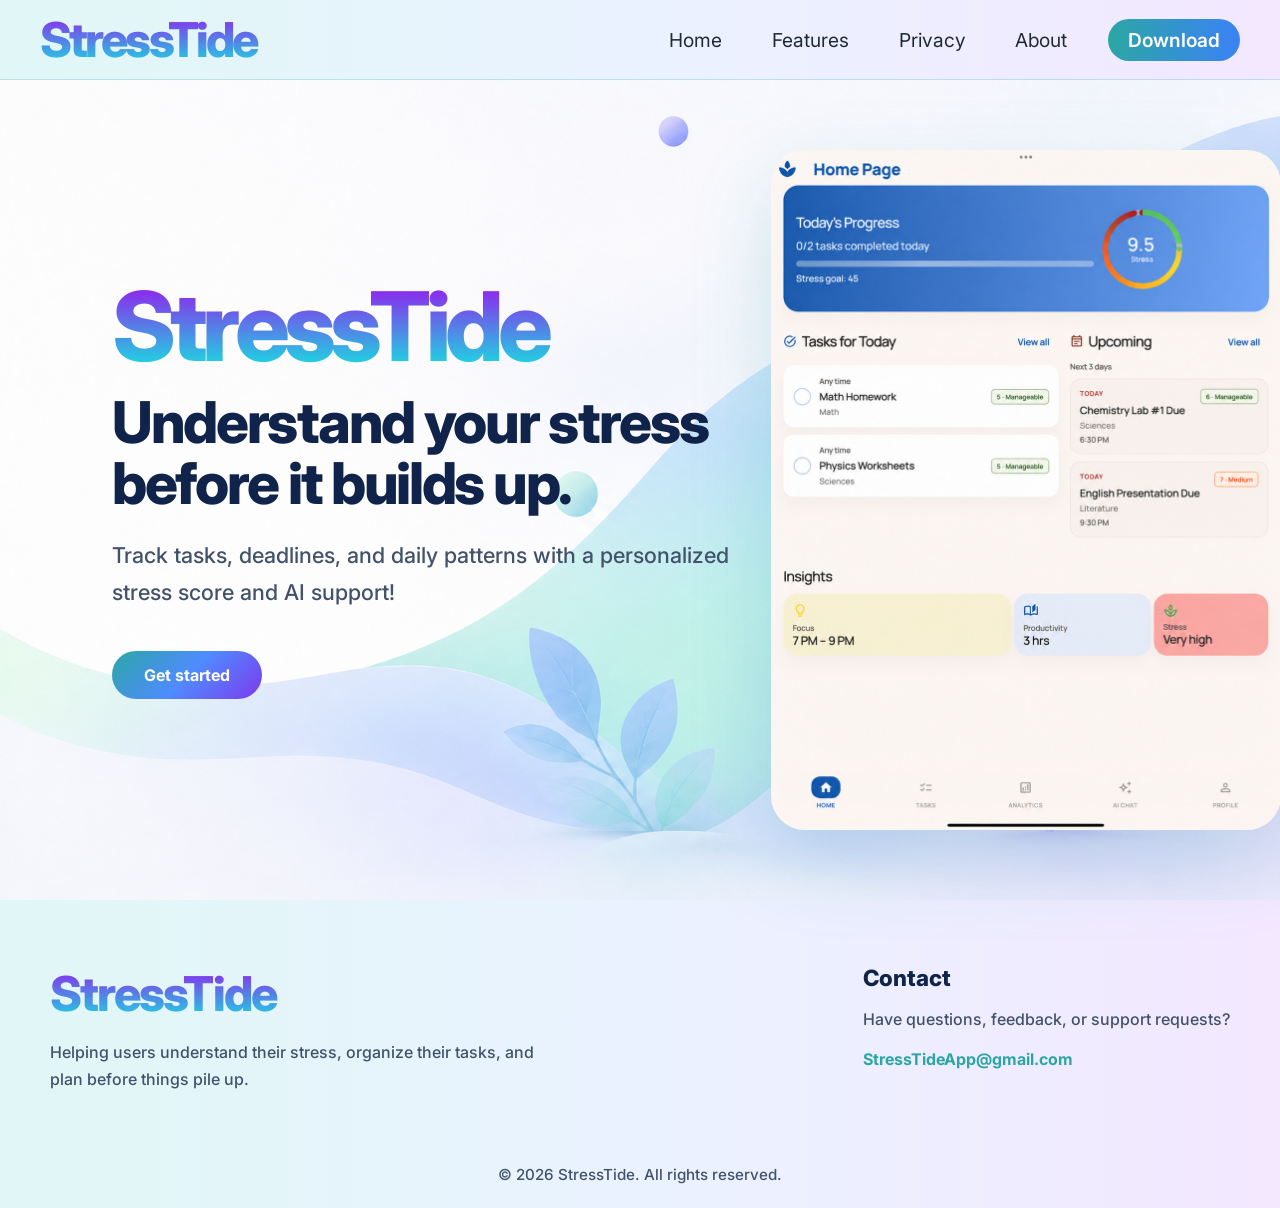
<file: index.html>
<!DOCTYPE html>
<html lang="en">
  <head>
    <meta charset="UTF-8" />
    <meta name="viewport" content="width=device-width, initial-scale=1.0" />
    <meta http-equiv="X-UA-Compatible" content="ie=edge" />
    <title>StressTide</title>
    <link rel="stylesheet" href="styles.css" />
    <link rel="preconnect" href="https://fonts.googleapis.com" />
    <link rel="preconnect" href="https://fonts.gstatic.com" crossorigin />
    <link
      href="https://fonts.googleapis.com/css2?family=Inter:wght@400;500;600;700;800&display=swap"
      rel="stylesheet"
    />
    <link rel="icon" type="image/png" href="StressTide_logo.png?v=3">
  </head>

  <body>
    <nav class="navbar">
      <div class="navbar__container">
        <a href="/" id="navbar__logo">StressTide</a>

        <div class="navbar__toggle" id="mobile-menu">
          <span class="bar"></span>
          <span class="bar"></span>
          <span class="bar"></span>
        </div>

        <ul class="navbar__menu">
          <li class="navbar__item">
            <a href="/" class="navbar__links">Home</a>
          </li>
          <li class="navbar__item">
            <a href="features.html" class="navbar__links">Features</a>
          </li>
          <li class="navbar__item">
            <a href="privacy.html" class="navbar__links">Privacy</a>
          </li>
          <li class="navbar__item">
            <a href="about.html" class="navbar__links">About</a>
          </li>
          <li class="navbar__btn">
            <a href="#" class="button" id="downloadBtn">Download</a>
          </li>
        </ul>
      </div>
    </nav>

    <div class="main">
      <div class="main__container">
        <div class="main__content">
          <h1>StressTide</h1>
          <h2>Understand your stress before it builds up.</h2>
          <p>
            Track tasks, deadlines, and daily patterns with a personalized
            stress score and AI support!
          </p>
          <button class="main__btn">
            <a href="#" id="heroDownloadBtn">Get started</a>
          </button>
        </div>
        <div class="main__image">
          <img
            src="images/IMG_0890.png"
            alt="StressTide app home page preview"
          />
        </div>
      </div>
    </div>
    <footer class="footer">
      <div class="footer__container">
        <div class="footer__brand">
          <h2>StressTide</h2>
          <p>
            Helping users understand their stress, organize their tasks, and
            plan before things pile up.
          </p>
        </div>

        <div class="footer__contact">
          <h3>Contact</h3>
          <p>Have questions, feedback, or support requests?</p>
          <a href="mailto:StressTideApp@gmail.com">StressTideApp@gmail.com</a>
        </div>
      </div>

      <div class="footer__bottom">
        <p>© 2026 StressTide. All rights reserved.</p>
      </div>
    </footer>
    <script src="apps.js"></script>
  </body>
</html>
</file>
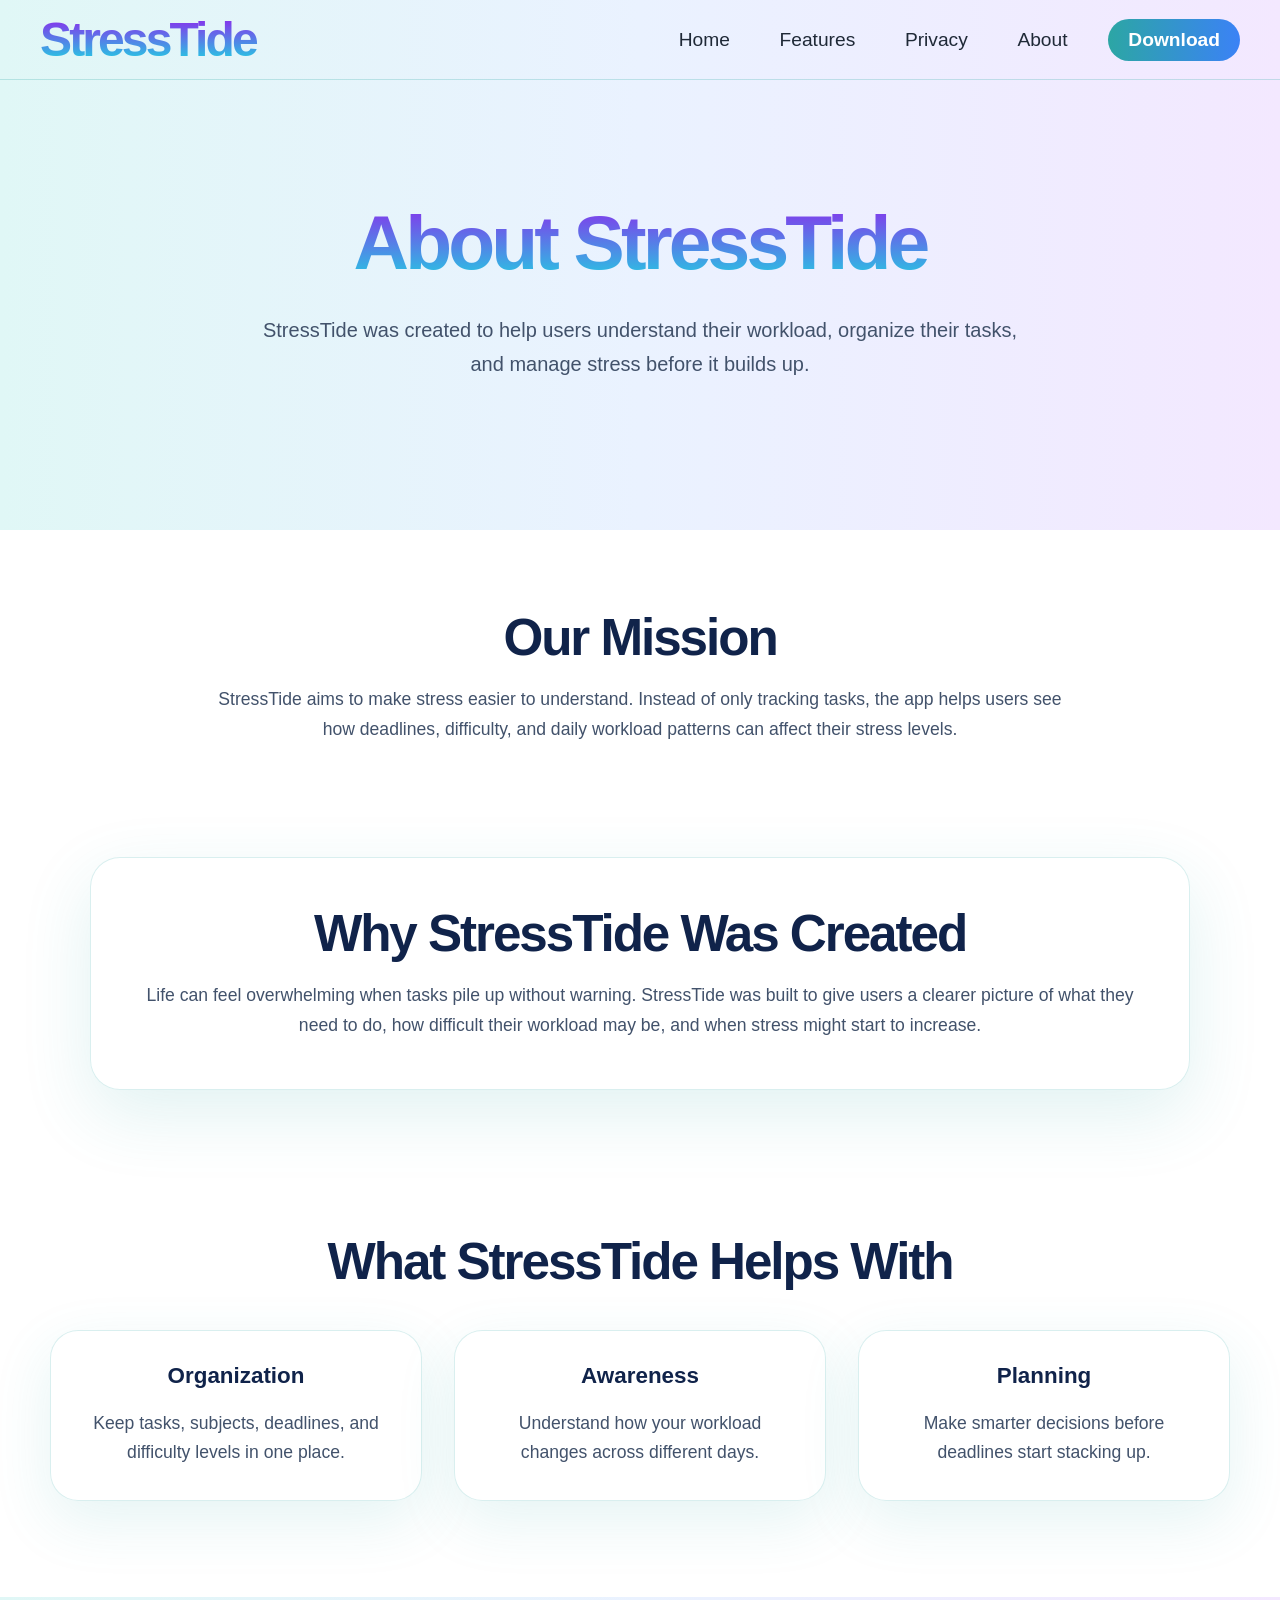
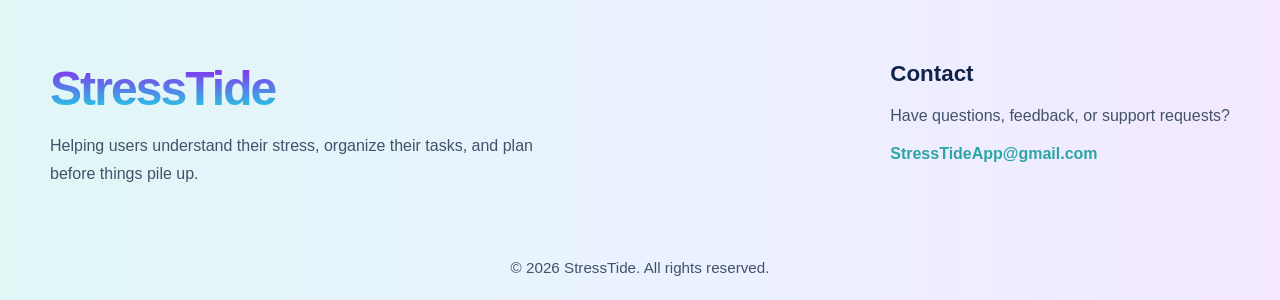
<file: about.html>
<!DOCTYPE html>
<html lang="en">
  <head>
    <meta charset="UTF-8" />
    <meta name="viewport" content="width=device-width, initial-scale=1.0" />
    <title>StressTide</title>
    <link rel="stylesheet" href="styles.css" />
    <link rel="icon" type="image/png" href="StressTide_logo.png?v=3">
  </head>
  <body>
    <nav class="navbar">
      <div class="navbar__container">
        <a href="/" id="navbar__logo">StressTide</a>

        <div class="navbar__toggle" id="mobile-menu">
          <span class="bar"></span>
          <span class="bar"></span>
          <span class="bar"></span>
        </div>

        <ul class="navbar__menu">
          <li class="navbar__item">
            <a href="/" class="navbar__links">Home</a>
          </li>
          <li class="navbar__item">
            <a href="features.html" class="navbar__links">Features</a>
          </li>
          <li class="navbar__item">
            <a href="privacy.html" class="navbar__links">Privacy</a>
          </li>
          <li class="navbar__item">
            <a href="about.html" class="navbar__links">About</a>
          </li>
          <li class="navbar__btn">
            <a href="#" class="button" id="downloadBtn">Download</a>
          </li>
        </ul>
      </div>
    </nav>
    <section class="about-hero">
      <h1>About StressTide</h1>
      <p>
        StressTide was created to help users understand their workload, organize
        their tasks, and manage stress before it builds up.
      </p>
    </section>
    <section class="about-section">
      <div class="about-text">
        <h2>Our Mission</h2>
        <p>
          StressTide aims to make stress easier to understand. Instead of only
          tracking tasks, the app helps users see how deadlines, difficulty, and
          daily workload patterns can affect their stress levels.
        </p>
      </div>
    </section>
    <section class="about-section about-card-section">
      <div class="about-card">
        <h2>Why StressTide Was Created</h2>
        <p>
          Life can feel overwhelming when tasks pile up without warning.
          StressTide was built to give users a clearer picture of what they need
          to do, how difficult their workload may be, and when stress might
          start to increase.
        </p>
      </div>
    </section>
    <section class="about-values">
      <h2>What StressTide Helps With</h2>

      <div class="about-values__grid">
        <div class="about-value">
          <h3>Organization</h3>
          <p>
            Keep tasks, subjects, deadlines, and difficulty levels in one place.
          </p>
        </div>

        <div class="about-value">
          <h3>Awareness</h3>
          <p>Understand how your workload changes across different days.</p>
        </div>

        <div class="about-value">
          <h3>Planning</h3>
          <p>Make smarter decisions before deadlines start stacking up.</p>
        </div>
      </div>
    </section>
    <footer class="footer">
      <div class="footer__container">
        <div class="footer__brand">
          <h2>StressTide</h2>
          <p>
            Helping users understand their stress, organize their tasks, and
            plan before things pile up.
          </p>
        </div>

        <div class="footer__contact">
          <h3>Contact</h3>
          <p>Have questions, feedback, or support requests?</p>
          <a href="mailto:StressTideApp@gmail.com">StressTideApp@gmail.com</a>
        </div>
      </div>

      <div class="footer__bottom">
        <p>© 2026 StressTide. All rights reserved.</p>
      </div>
    </footer>
    <script src="apps.js"></script>
  </body>
</html>
</file>
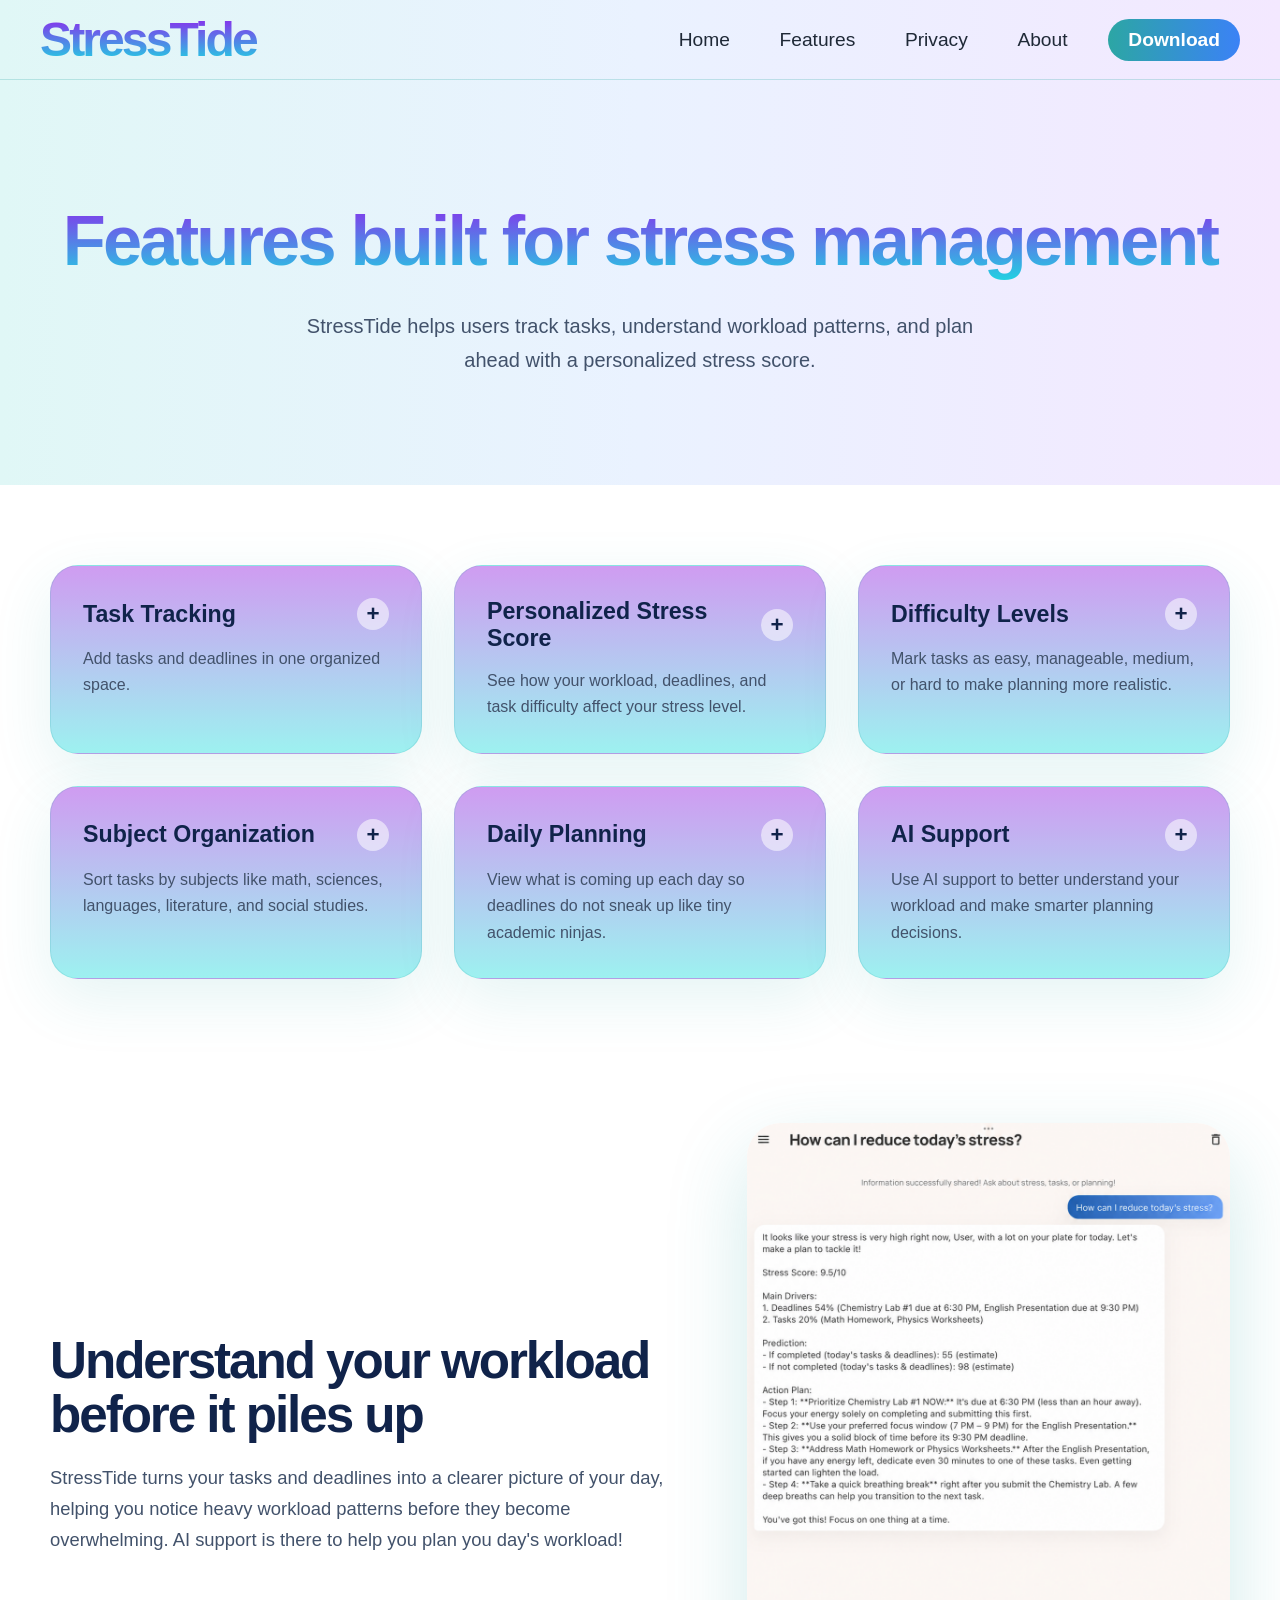
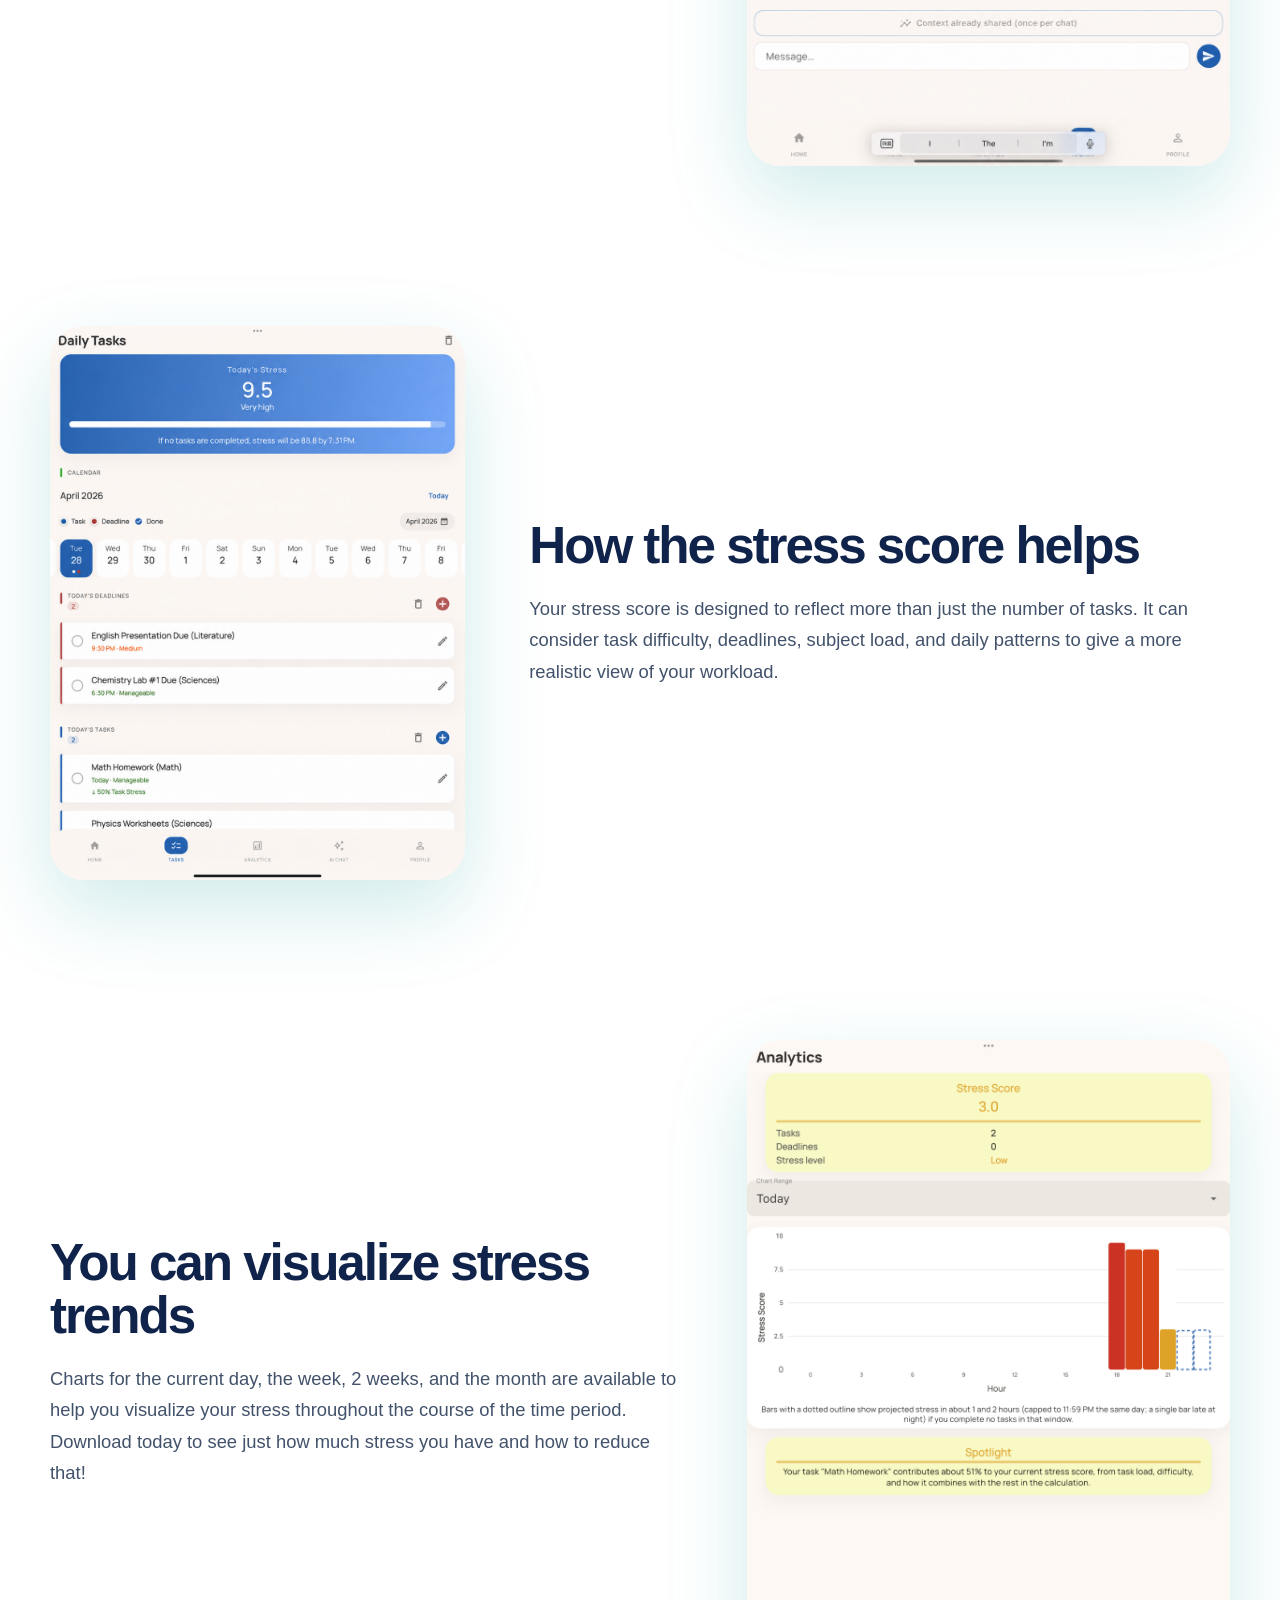
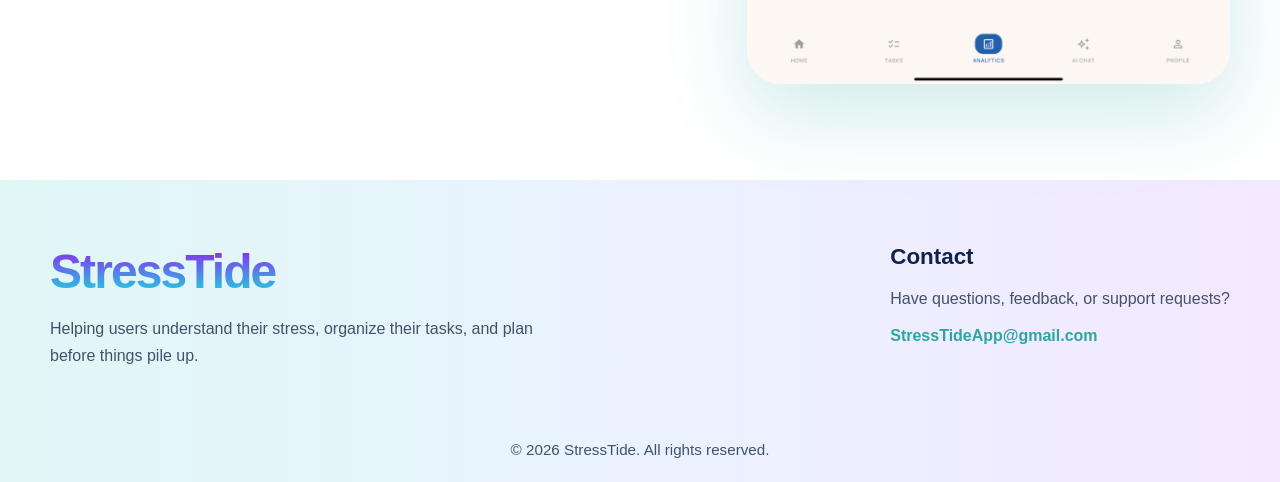
<file: features.html>
<!DOCTYPE html>
<html lang="en">
  <head>
    <meta charset="UTF-8" />
    <meta name="viewport" content="width=device-width, initial-scale=1.0" />
    <title>StressTide</title>
    <link rel="stylesheet" href="styles.css" />
    <link rel="icon" type="image/png" href="StressTide_logo.png?v=3">
  </head>
  <body>
    <nav class="navbar">
      <div class="navbar__container">
        <a href="/" id="navbar__logo">StressTide</a>

        <div class="navbar__toggle" id="mobile-menu">
          <span class="bar"></span>
          <span class="bar"></span>
          <span class="bar"></span>
        </div>

        <ul class="navbar__menu">
          <li class="navbar__item">
            <a href="/" class="navbar__links">Home</a>
          </li>
          <li class="navbar__item">
            <a href="features.html" class="navbar__links">Features</a>
          </li>
          <li class="navbar__item">
            <a href="privacy.html" class="navbar__links">Privacy</a>
          </li>
          <li class="navbar__item">
            <a href="about.html" class="navbar__links">About</a>
          </li>
          <li class="navbar__btn">
            <a href="#" class="button" id="downloadBtn">Download</a>
          </li>
        </ul>
      </div>
    </nav>
    <section class="features-hero">
      <h1>Features built for stress management</h1>
      <p>
        StressTide helps users track tasks, understand workload patterns, and
        plan ahead with a personalized stress score.
      </p>
    </section>
    <section class="features-grid">
      <div class="feature-card">
        <div class="feature-card__header">
          <h3>Task Tracking</h3>
          <span class="feature-card__icon">+</span>
        </div>

        <p>Add tasks and deadlines in one organized space.</p>

        <div class="feature-card__extra">
          <p>
            Keep assignments, tests, projects, and personal tasks together so
            your workload is easier to see and manage.
          </p>
        </div>
      </div>

      <div class="feature-card">
        <div class="feature-card__header">
          <h3>Personalized Stress Score</h3>
          <span class="feature-card__icon">+</span>
        </div>

        <p>
          See how your workload, deadlines, and task difficulty affect your
          stress level.
        </p>

        <div class="feature-card__extra">
          <p>
            Your stress score gives you a clearer estimate of how heavy your day
            might feel based on the tasks you enter.
          </p>
        </div>
      </div>

      <div class="feature-card">
        <div class="feature-card__header">
          <h3>Difficulty Levels</h3>
          <span class="feature-card__icon">+</span>
        </div>

        <p>
          Mark tasks as easy, manageable, medium, or hard to make planning more
          realistic.
        </p>

        <div class="feature-card__extra">
          <p>
            Difficulty levels help StressTide understand that not all tasks are
            equal. A small worksheet and a major exam should not feel the same.
          </p>
        </div>
      </div>

      <div class="feature-card">
        <div class="feature-card__header">
          <h3>Subject Organization</h3>
          <span class="feature-card__icon">+</span>
        </div>

        <p>
          Sort tasks by subjects like math, sciences, languages, literature, and
          social studies.
        </p>

        <div class="feature-card__extra">
          <p>
            Organizing by subject helps you notice which classes are creating
            the most pressure during the week.
          </p>
        </div>
      </div>

      <div class="feature-card">
        <div class="feature-card__header">
          <h3>Daily Planning</h3>
          <span class="feature-card__icon">+</span>
        </div>

        <p>
          View what is coming up each day so deadlines do not sneak up like tiny
          academic ninjas.
        </p>

        <div class="feature-card__extra">
          <p>
            Daily planning helps you break large workloads into clearer chunks
            before everything becomes a deadline avalanche.
          </p>
        </div>
      </div>

      <div class="feature-card">
        <div class="feature-card__header">
          <h3>AI Support</h3>
          <span class="feature-card__icon">+</span>
        </div>

        <p>
          Use AI support to better understand your workload and make smarter
          planning decisions.
        </p>

        <div class="feature-card__extra">
          <p>
            AI support can help explain your workload patterns and suggest ways
            to plan your day more realistically.
          </p>
        </div>
      </div>
    </section>
    <section class="feature-preview">
      <div class="feature-preview__text">
        <h2>Understand your workload before it piles up</h2>
        <p>
          StressTide turns your tasks and deadlines into a clearer picture of
          your day, helping you notice heavy workload patterns before they
          become overwhelming. AI support is there to help you plan you day's
          workload!
        </p>
      </div>

      <div class="feature-preview__image">
        <img src="images/AIScreen.png" alt="StressTide app preview" />
      </div>
    </section>
    <section class="feature-preview feature-preview--reverse">
      <div class="feature-preview__text">
        <h2>How the stress score helps</h2>
        <p>
          Your stress score is designed to reflect more than just the number of
          tasks. It can consider task difficulty, deadlines, subject load, and
          daily patterns to give a more realistic view of your workload.
        </p>
      </div>

      <div class="feature-preview__image">
        <img src="images/TaskScreen.png" alt="StressTide task screen preview" />
      </div>
    </section>
    <section class="feature-preview">
      <div class="feature-preview__text">
        <h2>You can visualize stress trends</h2>
        <p>
          Charts for the current day, the week, 2 weeks, and the month are
          available to help you visualize your stress throughout the course of
          the time period. Download today to see just how much stress you have
          and how to reduce that!
        </p>
      </div>

      <div class="feature-preview__image">
        <img
          src="images/AnalyticsScreen.png"
          alt="StressTide analytics screen preview"
        />
      </div>
    </section>
    <footer class="footer">
      <div class="footer__container">
        <div class="footer__brand">
          <h2>StressTide</h2>
          <p>
            Helping users understand their stress, organize their tasks, and
            plan before things pile up.
          </p>
        </div>

        <div class="footer__contact">
          <h3>Contact</h3>
          <p>Have questions, feedback, or support requests?</p>
          <a href="mailto:StressTideApp@gmail.com">StressTideApp@gmail.com</a>
        </div>
      </div>

      <div class="footer__bottom">
        <p>© 2026 StressTide. All rights reserved.</p>
      </div>
    </footer>
    <script src="apps.js"></script>
  </body>
</html>
</file>
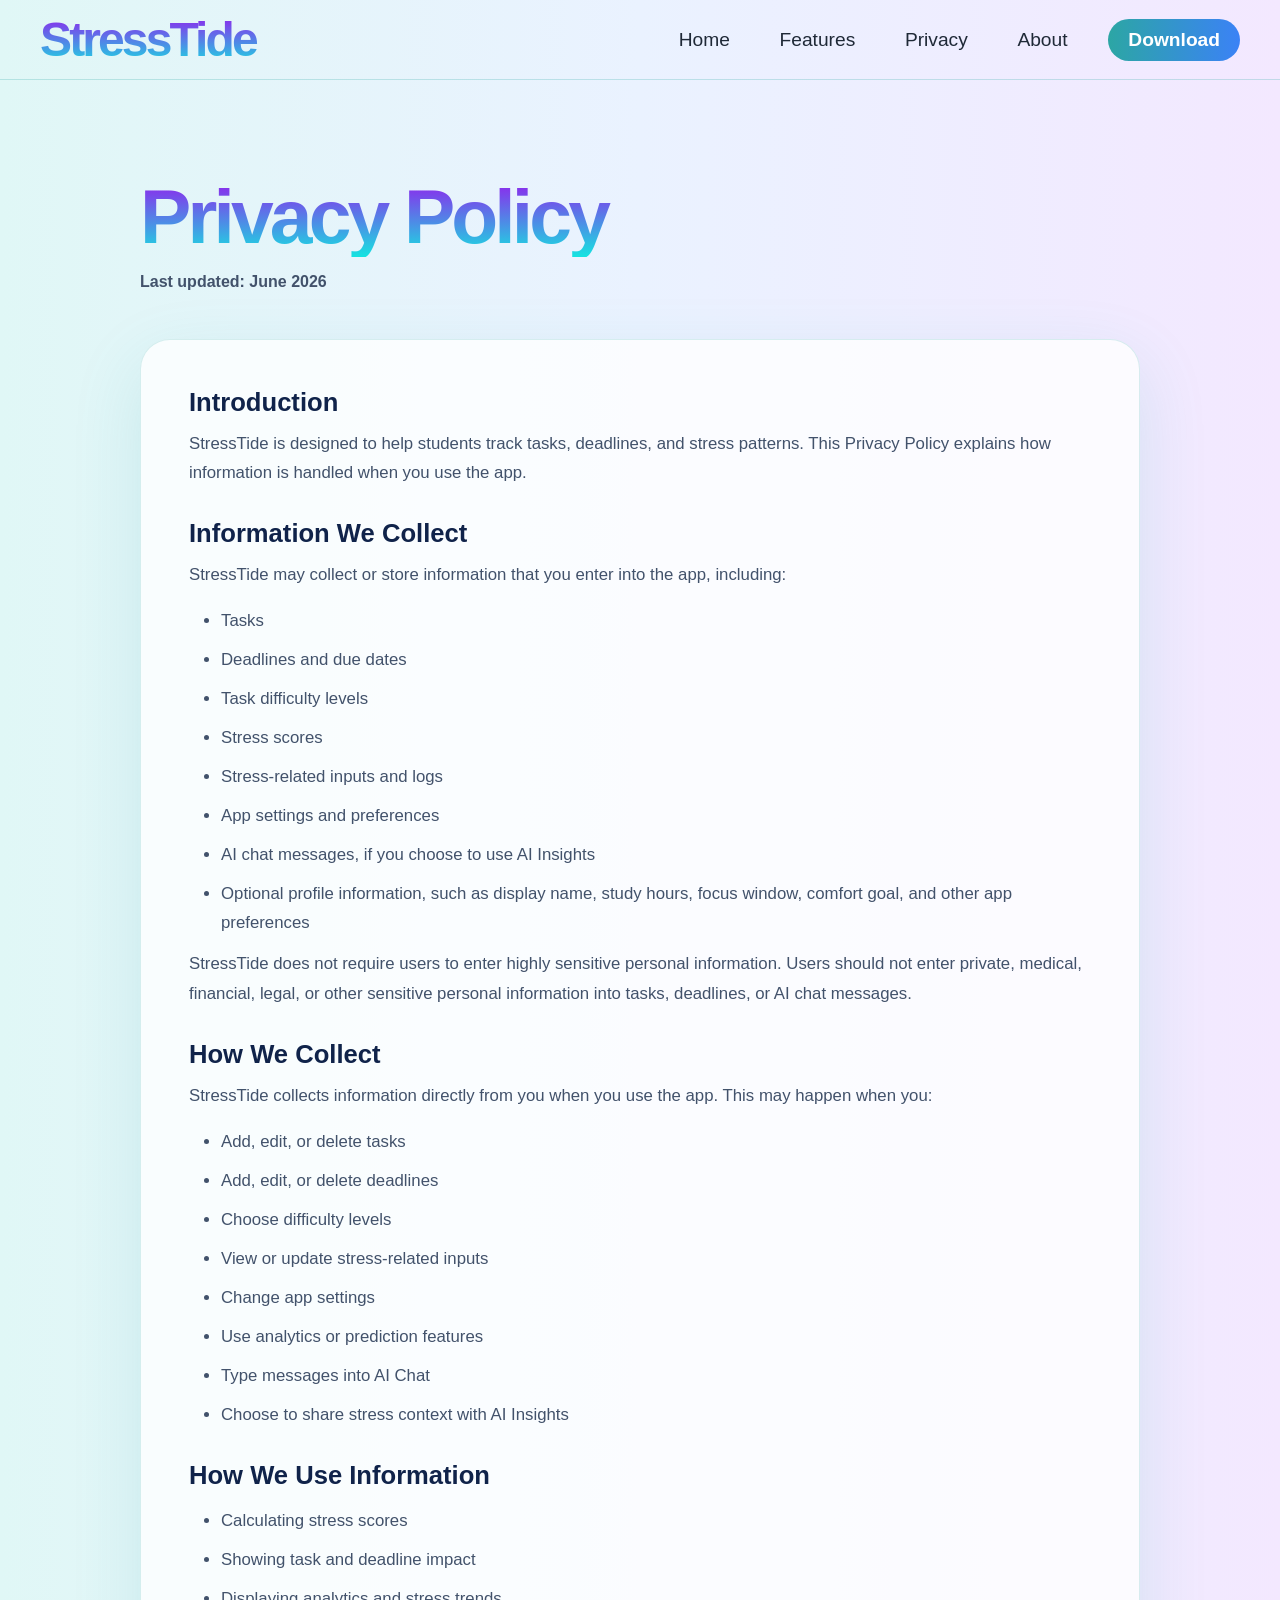
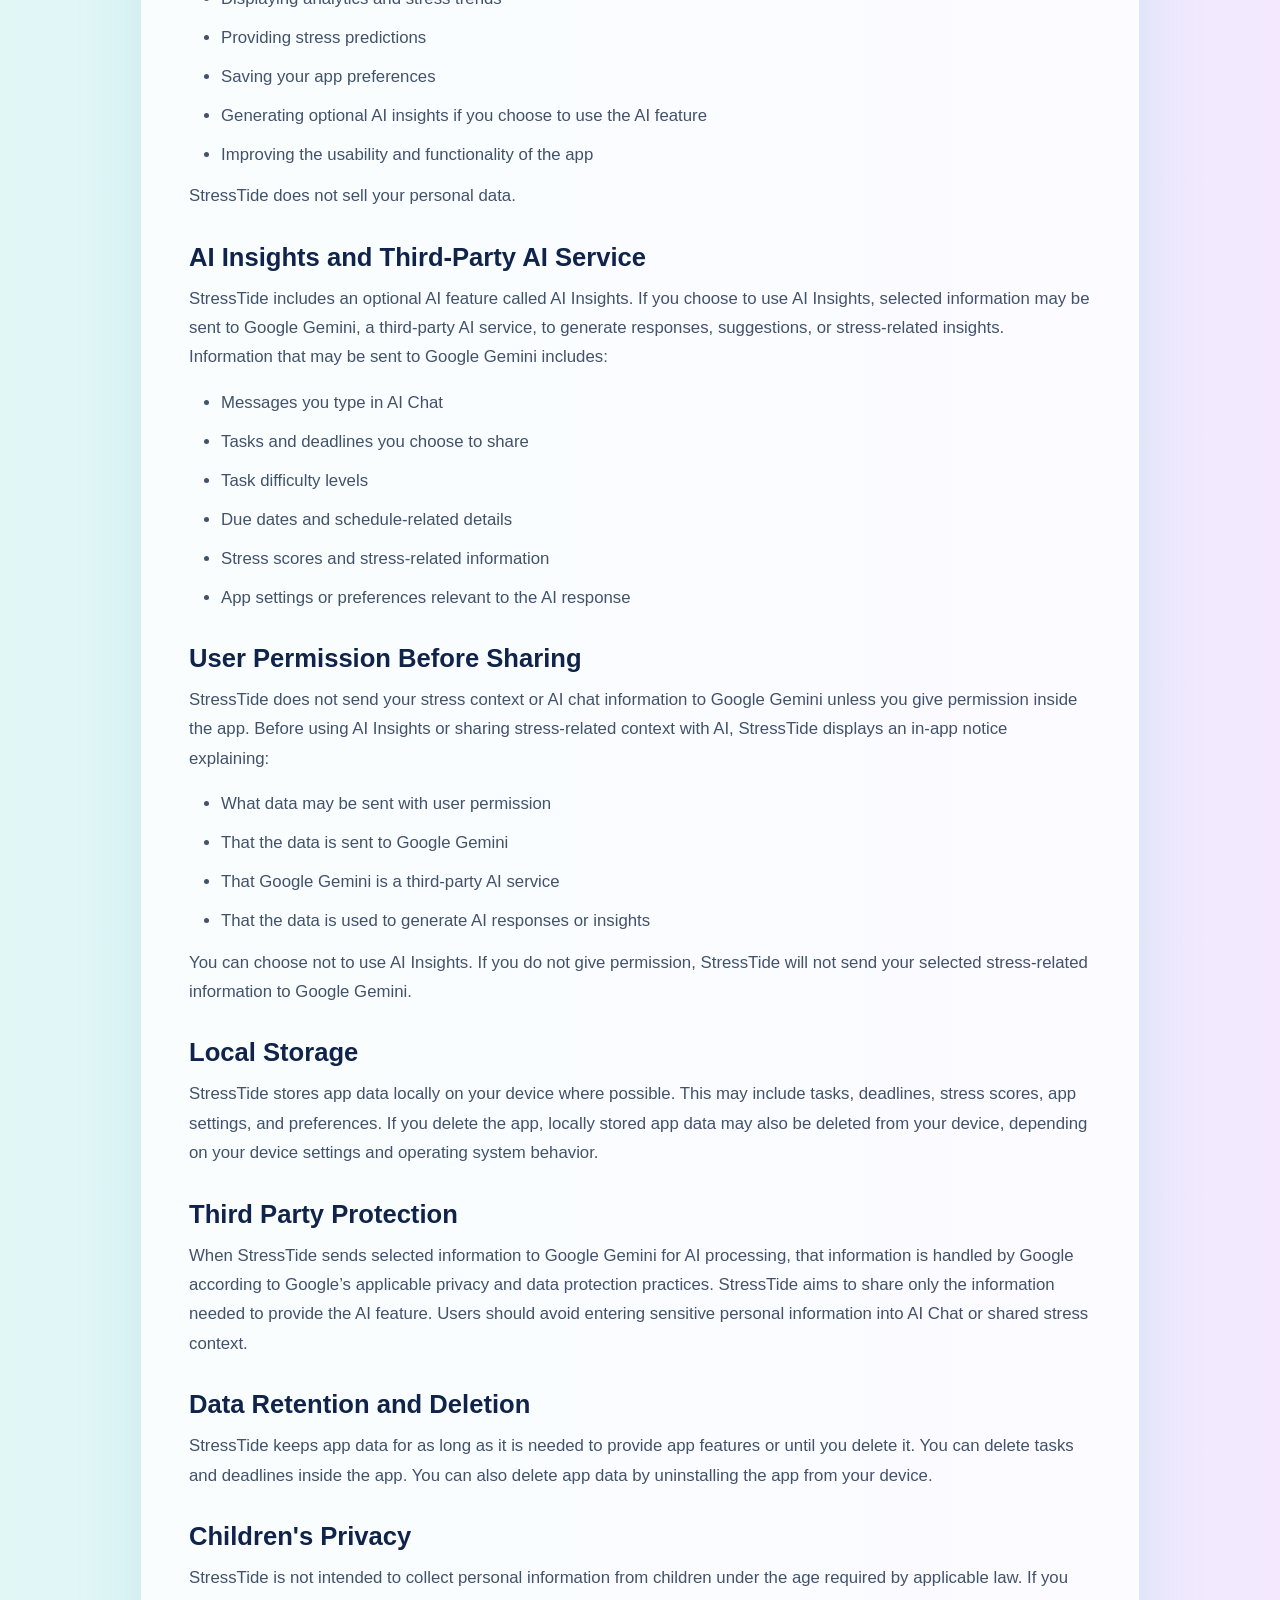
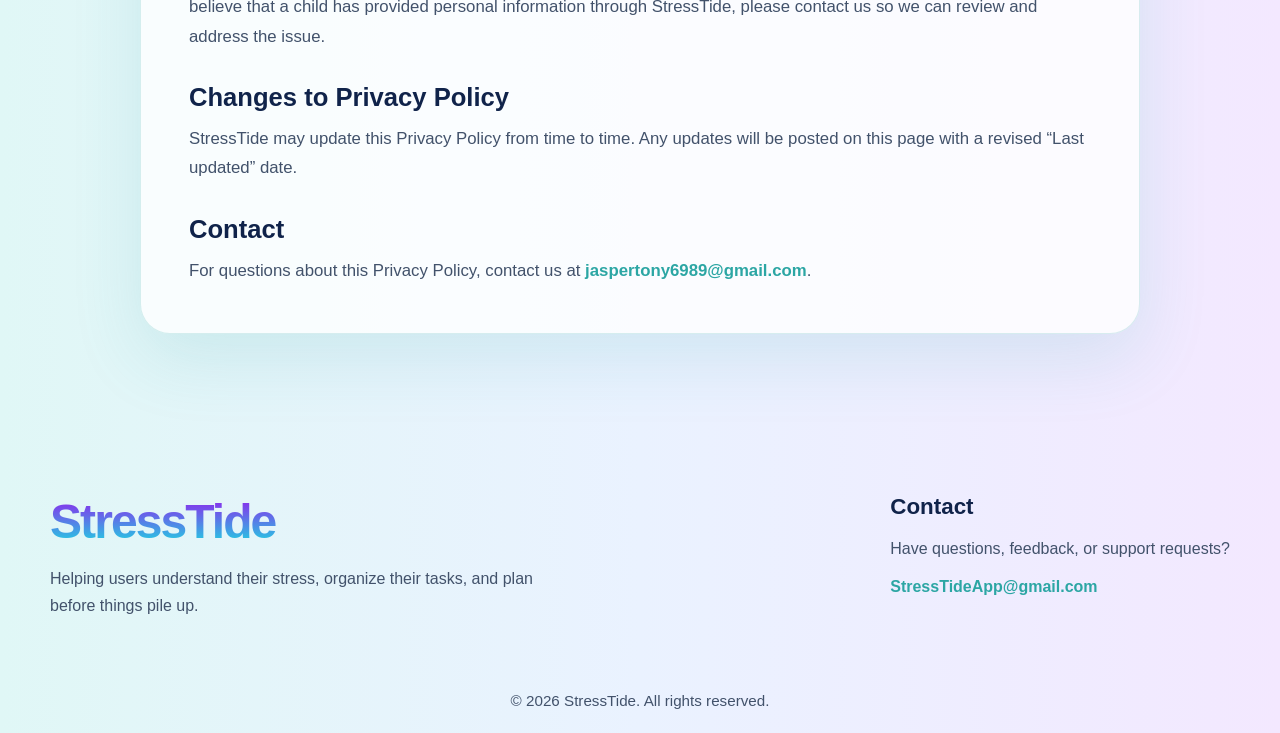
<file: privacy.html>
<!DOCTYPE html>
<html lang="en">
  <head>
    <meta charset="UTF-8" />
    <meta name="viewport" content="width=device-width, initial-scale=1.0" />
    <title>StressTide</title>
    <link rel="stylesheet" href="styles.css" />
    <link rel="icon" type="image/png" href="StressTide_logo.png?v=3">
  </head>
  <body>
    <nav class="navbar">
      <div class="navbar__container">
        <a href="/" id="navbar__logo">StressTide</a>

        <div class="navbar__toggle" id="mobile-menu">
          <span class="bar"></span>
          <span class="bar"></span>
          <span class="bar"></span>
        </div>

        <ul class="navbar__menu">
          <li class="navbar__item">
            <a href="/" class="navbar__links">Home</a>
          </li>
          <li class="navbar__item">
            <a href="features.html" class="navbar__links">Features</a>
          </li>
          <li class="navbar__item">
            <a href="privacy.html" class="navbar__links">Privacy</a>
          </li>
          <li class="navbar__item">
            <a href="about.html" class="navbar__links">About</a>
          </li>
          <li class="navbar__btn">
            <a href="#" class="button" id="downloadBtn">Download</a>
          </li>
        </ul>
      </div>
    </nav>
    <section class="privacy-section">
      <div class="privacy-container">
        <h1>Privacy Policy</h1>
        <p class="privacy-updated">Last updated: June 2026</p>

        <div class="privacy-card">
          <h2>Introduction</h2>
          <p>
            StressTide is designed to help students track tasks, deadlines, and
            stress patterns. This Privacy Policy explains how information is
            handled when you use the app.
          </p>

          <h2>Information We Collect</h2>
          <p>
            StressTide may collect or store information that you enter into the
            app, including:
            <ul class = "privacy-list">
                
                <li>Tasks</li>
                <li>Deadlines and due dates</li>
                <li>Task difficulty levels</li>
                <li>Stress scores</li>
                <li>Stress-related inputs and logs</li>
                <li>App settings and preferences</li>
                <li>AI chat messages, if you choose to use AI Insights</li>
                <li>
                Optional profile information, such as display name, study hours,
                focus window, comfort goal, and other app preferences
                </li>
            </ul>
            
            <p>StressTide does not require users to enter highly sensitive personal
            information. Users should not enter private, medical, financial,
            legal, or other sensitive personal information into tasks,
            deadlines, or AI chat messages.</p> 
          </p>
          <h2>How We Collect</h2>
          <p>
            StressTide collects information directly from you when you use the app. 
            This may happen when you:
            <ul class = "privacy-list">
                
                <li>Add, edit, or delete tasks</li>
                <li>Add, edit, or delete deadlines</li>
                <li>Choose difficulty levels</li>
                <li>View or update stress-related inputs</li>
                <li>Change app settings</li>
                <li>Use analytics or prediction features</li>
                <li>Type messages into AI Chat</li>
                <li>Choose to share stress context with AI Insights
                </li>
            </ul>
          </p>

          <h2>How We Use Information</h2>
          <p>
            <ul class = "privacy-list">
                <li>Calculating stress scores</li>
                <li>Showing task and deadline impact</li>
                <li>Displaying analytics and stress trends</li>
                <li>Providing stress predictions</li>
                <li>Saving your app preferences</li>
                <li>Generating optional AI insights if you choose to use the AI feature</li>
                <li>Improving the usability and functionality of the app</li>
            </ul>
            <p>StressTide does not sell your personal data.</p>
          </p>

          <h2>AI Insights and Third-Party AI Service</h2>
          <p>
            StressTide includes an optional AI feature called AI Insights. If you choose to use AI Insights, 
            selected information may be sent to Google Gemini, a third-party AI service, to generate responses, suggestions, or stress-related insights.
            
            Information that may be sent to Google Gemini includes:
            <ul class = "privacy-list">
                <li>Messages you type in AI Chat</li>
                <li>Tasks and deadlines you choose to share</li>
                <li>Task difficulty levels</li>
                <li>Due dates and schedule-related details</li>
                <li>Stress scores and stress-related information</li>
                <li>App settings or preferences relevant to the AI response</li>
            </ul>
          </p>
          <h2>User Permission Before Sharing</h2>
          <p>
            StressTide does not send your stress context or AI chat information to Google Gemini unless you give permission inside the app.

            Before using AI Insights or sharing stress-related context with AI, StressTide displays an in-app notice explaining:
            <ul class = "privacy-list">
                <li>What data may be sent with user permission</li>
                <li>That the data is sent to Google Gemini</li>
                <li>That Google Gemini is a third-party AI service</li>
                <li>That the data is used to generate AI responses or insights</li>
            </ul>
            <p>You can choose not to use AI Insights. If you do not give permission, StressTide will not send your selected 
            stress-related information to Google Gemini.</p>
            
          </p>
          <h2>Local Storage</h2>
          <p>
            StressTide stores app data locally on your device where possible. This may include tasks, deadlines, stress scores, app settings, and preferences.
            If you delete the app, locally stored app data may also be deleted from your device, depending on your device settings and operating system behavior.
          </p>
          <h2>Third Party Protection</h2>
          <p>
            When StressTide sends selected information to Google Gemini for AI processing, that information is handled by Google according to Google’s applicable privacy and data protection practices.

            StressTide aims to share only the information needed to provide the AI feature. Users should avoid entering sensitive personal information into AI Chat or shared stress context.
          </p>
          <h2>Data Retention and Deletion</h2>
          <p>
            StressTide keeps app data for as long as it is needed to provide app features or until you delete it.

            You can delete tasks and deadlines inside the app. You can also delete app data by uninstalling the app from your device.
          </p>
          <h2>Children's Privacy</h2>
          <p>StressTide is not intended to collect personal information from children under the age required by applicable law. If you believe that a child has provided personal information through 
            StressTide, please contact us so we can review and address the issue.</p>
          <h2>Changes to Privacy Policy</h2>
          <p>StressTide may update this Privacy Policy from time to time. Any updates will be posted on this page with a revised “Last updated” date.</p>
          <h2>Contact</h2>
          <p>
            For questions about this Privacy Policy, contact us at
            <a href="mailto:jaspertony6989@gmail.com"
              >jaspertony6989@gmail.com</a
            >.
          </p>
        </div>
      </div>
    </section>
    <footer class="footer">
      <div class="footer__container">
        <div class="footer__brand">
          <h2>StressTide</h2>
          <p>
            Helping users understand their stress, organize their tasks, and
            plan before things pile up.
          </p>
        </div>

        <div class="footer__contact">
          <h3>Contact</h3>
          <p>Have questions, feedback, or support requests?</p>
          <a href="mailto:StressTideApp@gmail.com">StressTideApp@gmail.com</a>
        </div>
      </div>

      <div class="footer__bottom">
        <p>© 2026 StressTide. All rights reserved.</p>
      </div>
    </footer>
    <script src="apps.js"></script>
  </body>
</html>
</file>
<file: styles.css>
* {
  box-sizing: border-box;
  margin: 0;
  padding: 0;
  font-family: "Inter", sans-serif;
}

/* NAVBAR */

.navbar {
  background: linear-gradient(90deg, #e0f7f6 0%, #eaf2ff 50%, #f3e8ff 100%);
  border-bottom: 1px solid rgba(44, 166, 164, 0.25);
  height: 80px;
  width: 100%;
  display: flex;
  justify-content: center;
  align-items: center;
  font-size: 1.2rem;
  position: sticky;
  top: 0;
  z-index: 999;
}

.navbar__container {
  width: 100%;
  max-width: none;
  height: 80px;
  margin: 0;
  padding: 0 40px;

  display: flex;
  align-items: center;
}

#navbar__logo {
  background-color: #2ca6a4;
  background-image: linear-gradient(to top, #15e4e0 0%, #9817ee 100%);
  background-size: 100%;
  -webkit-background-clip: text;
  -moz-background-clip: text;
  -webkit-text-fill-color: transparent;
  -moz-text-fill-color: transparent;
  letter-spacing: -0.06em;
  display: flex;
  align-items: center;
  cursor: pointer;
  text-decoration: none;
  font-size: 3rem;
  white-space: nowrap;
  font-weight: 800;
  z-index: 2;
  flex-shrink: 0;
  min-width: max-content;
  padding-right: 6px;
}

.navbar__menu {
  display: flex;
  align-items: center;
  justify-content: flex-end;
  list-style: none;
  text-align: center;
  flex-wrap: nowrap;
  gap: 2rem;

  margin-left: auto;
}

.navbar__item {
  height: 80px;
}

.navbar__links {
  color: #1f2937;
  display: flex;
  align-items: center;
  justify-content: center;
  text-decoration: none;
  padding: 0 0.55rem;
  height: 100%;
  transition: color 0.3s ease;
}

.navbar__links:hover {
  color: #2ca6a4;
  transition: all 0.3s ease;
}

.navbar__btn {
  display: flex;
  justify-content: center;
  align-items: center;
  height: 80px;
}

.button {
  display: flex;
  justify-content: center;
  align-items: center;
  text-decoration: none;
  padding: 0 20px;
  height: 42px;
  min-width: 120px;
  border: none;
  outline: none;
  border-radius: 999px;
  background: linear-gradient(90deg, #2ca6a4, #3b82f6);
  color: #fff;
  font-weight: 600;
  transition: all 0.3s ease;
}

.button:hover {
  background: linear-gradient(90deg, #3b82f6, #2ca6a4);
  transform: translateY(-2px);
}

.navbar__toggle {
  display: none;
}

/* HERO SECTION */

.main {
  width: 100%;
  min-height: calc(100vh - 80px);
  background-image: url("images/HomeBackground.png");
  background-size: cover;
  background-position: center;
  background-repeat: no-repeat;
}
.main__container {
  min-height: calc(100vh - 80px);
  width: 100%;
  max-width: 1600px;
  margin: 0 auto;
  padding: 0 80px;

  display: grid;
  grid-template-columns: minmax(0, 1.35fr) minmax(320px, 0.65fr);
  align-items: center;
  gap: 3rem;
}

.main__content {
  max-width: 1050px;
  padding: 2rem;
  text-align: left;
}

.main__content h1 {
  font-size: clamp(4rem, 7.5vw, 7rem);
  font-weight: 800;
  line-height: 0.95;
  letter-spacing: -0.06em;
  background-image: linear-gradient(to top, #15e4e0 0%, #9817ee 100%);
  background-size: 100%;
  -webkit-background-clip: text;
  -webkit-text-fill-color: transparent;
}

.main__content h2 {
  margin-top: 1.25rem;
  font-size: clamp(2.2rem, 4.5vw, 4rem);
  font-weight: 800;
  line-height: 1.05;
  letter-spacing: -0.04em;
  color: #10234a;
}

.main__content p {
  margin-top: 1.5rem;
  max-width: 760px;

  font-size: clamp(1.15rem, 1.7vw, 1.45rem);
  line-height: 1.7;
  font-weight: 500;
  color: #42526b;
}

.main__btn {
  margin-top: 2.5rem;
  font-size: 1rem;
  background-image: linear-gradient(
    135deg,
    #2ca6a4 0%,
    #4f8cff 50%,
    #7c3aed 100%
  );
  padding: 14px 32px;
  border: none;
  border-radius: 999px;
  color: black;
  font-weight: 700;
  cursor: pointer;
  position: relative;
  transition: all 0.35s;
  outline: none;
  overflow: hidden;
  width: fit-content;
}

.main__btn a {
  position: relative;
  z-index: 2;
  color: white;
  text-decoration: none;
}

.main__btn:after {
  position: absolute;
  content: "";
  top: 0;
  left: 0;
  width: 0;
  height: 100%;
  background: linear-gradient(135deg, #7c3aed 100%, #4f8cff 50%, #2ca6a4 0%);
  transition: all 0.35s;
  border-radius: 999px;
}

.main__btn:hover {
  color: #fff;
}

.main__btn:hover:after {
  width: 100%;
}
.main__image {
  display: flex;
  justify-content: center;
  align-items: center;
  margin-left: 0;
  padding-right: 0;
}

.main__image img {
  width: min(40vw, 510px);
  max-height: 92vh;
  object-fit: contain;
  border-radius: 34px;
  box-shadow: 0 30px 80px rgba(44, 166, 164, 0.22);
}
/* MOBILE */

@media screen and (max-width: 960px) {
  .navbar__container {
    width: 100%;
    max-width: none;
    height: 80px;
    margin: 0;
    padding: 0 24px;

    display: flex;
    align-items: center;
  }

  #navbar__logo {
    padding-left: 0;
    font-size: 2.5rem;
  }

  .navbar__toggle {
    display: block;
  }

  .navbar__menu {
    display: flex;
    flex-direction: column;
    align-items: center;
    justify-content: flex-start;

    position: absolute;
    top: -1000px;
    left: 0;

    width: 100%;
    height: auto;
    min-height: 0;

    opacity: 0;
    z-index: -1;

    background: linear-gradient(180deg, #e0f7f6 0%, #eaf2ff 50%, #f3e8ff 100%);
    transition: all 0.5s ease;
    padding: 1rem 0 2rem;

    margin-left: 0;
    gap: 1rem;
  }

  .navbar__menu.active {
    top: 80px;
    left: 0;
    opacity: 1;
    z-index: 99;
    font-size: 1.4rem;
  }

  .navbar__item {
    width: 100%;
    height: auto;
    justify-content: center;
    display: flex;
  }

  .navbar__links {
    text-align: center;
    padding: 0.1rem 1.2rem;
    width: 100%;
    height: auto;
    display: flex;
    justify-content: center;
  }

  .navbar__btn {
    width: 100%;
    height: auto;
    padding: 1rem 0 0;
    display: flex;
    justify-content: center;
  }

  .button {
    display: flex;
    justify-content: center;
    align-items: center;
    width: 90%;
    max-width: none;
    margin: 0;
    height: 48px;
    border-radius: 14px;
  }

  #mobile-menu {
    position: absolute;
    top: 22px;
    right: 25px;
    cursor: pointer;
  }

  .navbar__toggle .bar {
    display: block;
    width: 25px;
    height: 3px;
    margin: 5px auto;
    transition: all 0.3s ease-in-out;
    background: #1f2937;
  }

  #mobile-menu.is-active .bar:nth-child(2) {
    opacity: 0;
  }

  #mobile-menu.is-active .bar:nth-child(1) {
    transform: translateY(8px) rotate(45deg);
  }

  #mobile-menu.is-active .bar:nth-child(3) {
    transform: translateY(-8px) rotate(-45deg);
  }

  .main {
    background-size: cover;
    background-position: center top;
  }

  .main__container {
    min-height: calc(100vh - 80px);
    padding: 36px 20px 36px;

    display: flex;
    flex-direction: column;
    align-items: center;
    justify-content: flex-start;
  }

  .main__content {
    max-width: 100%;
    padding: 0;
    margin-top: 0;

    text-align: center;

    display: flex;
    flex-direction: column;
    align-items: center;
  }

  .main__content h1 {
    font-size: clamp(3.2, 10vw, 3rem);
    letter-spacing: -0.04em;
  }

  .main__content h2 {
    margin-top: 0.8rem;
    font-size: clamp(1.1rem, 4.8vw, 1.25rem);
  }

  .main__content p {
    margin-top: 0.8rem;
    font-size: 1rem;
    max-width: 95%;
    line-height: 1.55;
  }

  .main__btn {
    margin-top: 0.7rem;
  }
  .main__image {
    width: 100%;
    margin-left: 0;
    margin-top: 0;

    display: flex;
    justify-content: center;

    transform: translateY(-15px);
  }

  .main__image img {
    width: min(90vw, 380px);
    max-height: 55vh;
    border-radius: 20px;
  }
}
/* =========================
   FOOTER
========================= */

.footer {
  width: 100%;
  background: linear-gradient(90deg, #e0f7f6 0%, #eaf2ff 50%, #f3e8ff 100%);
  padding: 4rem 50px 1.5rem;
}

.footer__container {
  max-width: 1300px;
  margin: 0 auto;

  display: flex;
  justify-content: space-between;
  align-items: flex-start;
  gap: 3rem;
}

.footer__brand {
  max-width: 520px;
}

.footer__brand h2 {
  font-size: 3rem;
  font-weight: 800;
  letter-spacing: -0.04em;

  background-image: linear-gradient(to top, #15e4e0 0%, #9817ee 100%);
  background-size: 100%;

  -webkit-background-clip: text;
  -webkit-text-fill-color: transparent;
}

.footer__brand p {
  margin-top: 1rem;
  color: #42526b;
  font-size: 1rem;
  line-height: 1.7;
  font-weight: 500;
}

.footer__contact {
  max-width: 420px;
}

.footer__contact h3 {
  font-size: 1.4rem;
  color: #10234a;
  font-weight: 800;
}

.footer__contact p {
  margin-top: 1rem;
  color: #42526b;
  font-size: 1rem;
  line-height: 1.6;
  font-weight: 500;
}

.footer__contact a {
  display: inline-block;
  margin-top: 1rem;

  color: #2ca6a4;
  font-weight: 700;
  text-decoration: none;
  transition: color 0.3s ease;
}

.footer__contact a:hover {
  color: #7c3aed;
}

.footer__bottom {
  max-width: 1300px;
  margin: 3rem auto 0;
  padding-top: 1.5rem;

  text-align: center;
}

.footer__bottom p {
  color: #42526b;
  font-size: 0.95rem;
  font-weight: 500;
}

/* Footer mobile */
@media screen and (max-width: 960px) {
  .footer {
    padding: 3rem 24px 1.5rem;
  }

  .footer__container {
    flex-direction: column;
    align-items: center;
    text-align: center;
    gap: 2.5rem;
  }

  .footer__brand,
  .footer__contact {
    max-width: 100%;
  }

  .footer__brand h2 {
    font-size: 3rem;
  }

  .footer__bottom {
    margin-top: 2.5rem;
  }
}
.features-hero {
  min-height: 45vh;
  padding: 7rem 50px 4rem;
  text-align: center;
  background: linear-gradient(90deg, #e0f7f6 0%, #eaf2ff 50%, #f3e8ff 100%);
  overflow: visible;
}

.features-hero h1 {
  font-size: clamp(3rem, 5.5vw, 5.2rem);
  font-weight: 800;
  line-height: 1.08;
  letter-spacing: -0.04em;

  background-image: linear-gradient(to top, #15e4e0 0%, #9817ee 100%);
  background-size: 100%;

  -webkit-background-clip: text;
  -webkit-text-fill-color: transparent;

  padding: 0.15em 0.08em;
  overflow: visible;
}

.features-hero p {
  max-width: 720px;
  margin: 1.25rem auto 0;
  font-size: clamp(1rem, 2vw, 1.25rem);
  line-height: 1.7;
  color: #42526b;
  font-weight: 500;
}
.features-grid {
  max-width: 1300px;
  margin: 0 auto;
  padding: 5rem 50px;

  display: grid;
  grid-template-columns: repeat(3, 1fr);
  gap: 2rem;
}

.feature-card {
  padding: 2rem;
  border-radius: 28px;
  background-image: linear-gradient(to top, #9df1f0 0%, #cf9cf1 100%);
  border: 1px solid rgba(44, 166, 164, 0.18);
  box-shadow: 0 20px 60px rgba(44, 166, 164, 0.12);
  transition: transform 0.3s ease, box-shadow 0.3s ease;
}

.feature-card:hover {
  transform: translateY(-6px);
  box-shadow: 0 28px 80px rgba(44, 166, 164, 0.18);
}

.feature-card h3 {
  font-size: 1.45rem;
  color: #10234a;
  font-weight: 800;
}

.feature-card p {
  margin-top: 1rem;
  color: #42526b;
  font-size: 1rem;
  line-height: 1.65;
  font-weight: 500;
}

.feature-preview {
  max-width: 1300px;
  margin: 0 auto;
  padding: 4rem 50px 6rem;

  display: grid;
  grid-template-columns: 1.05fr 0.8fr;
  align-items: center;
  gap: 4rem;
}

.feature-preview__text h2,
.score-section h2 {
  font-size: clamp(2.2rem, 4vw, 4rem);
  line-height: 1.05;
  letter-spacing: -0.04em;
  color: #10234a;
  font-weight: 800;
}

.feature-preview__text p,
.score-section p {
  margin-top: 1.25rem;
  max-width: 750px;
  color: #42526b;
  font-size: 1.15rem;
  line-height: 1.7;
  font-weight: 500;
}

.feature-preview__image {
  display: flex;
  justify-content: center;
}

.feature-preview__image img {
  width: min(100%, 560px);
  border-radius: 34px;
  box-shadow: 0 30px 80px rgba(44, 166, 164, 0.22);
}

.score-section {
  max-width: 1100px;
  margin: 0 auto;
  padding: 5rem 50px;
  text-align: center;
}

.score-section p {
  margin-left: auto;
  margin-right: auto;
}
.analytics-section h2 {
  font-size: clamp(2.2rem, 4vw, 4rem);
  line-height: 1.05;
  letter-spacing: -0.04em;
  color: #10234a;
  font-weight: 800;
}
.analytics-section p {
  margin-top: 1.25rem;
  max-width: 750px;
  color: #42526b;
  font-size: 1.15rem;
  line-height: 1.7;
  font-weight: 500;
}
.analytics-section {
  max-width: 1100px;
  margin: 0 auto;
  padding: 5rem 50px;
  text-align: center;
}

.analytics-section p {
  margin-left: auto;
  margin-right: auto;
}
.feature-preview--reverse {
  grid-template-columns: 0.8fr 1.35fr;
}

.feature-preview--reverse .feature-preview__image {
  order: 1;
}

.feature-preview--reverse .feature-preview__text {
  order: 2;
}
.feature-card {
  cursor: pointer;
  overflow: hidden;
}

.feature-card__header {
  display: flex;
  align-items: center;
  justify-content: space-between;
  gap: 1rem;
}

.feature-card__icon {
  width: 32px;
  height: 32px;
  border-radius: 50%;

  background: rgba(255, 255, 255, 0.55);
  color: #10234a;

  font-size: 1.4rem;
  font-weight: 800;
  line-height: 1;

  display: flex;
  align-items: center;
  justify-content: center;

  flex-shrink: 0;
  transition: transform 0.3s ease, background 0.3s ease;
}

.feature-card__extra {
  max-height: 0;
  opacity: 0;
  overflow: hidden;

  transition: max-height 0.35s ease, opacity 0.25s ease;
}

.feature-card__extra p {
  margin-top: 1rem;
}

.feature-card.active {
  transform: translateY(-6px);
  box-shadow: 0 28px 80px rgba(44, 166, 164, 0.22);
}

.feature-card.active .feature-card__extra {
  max-height: 260px;
  opacity: 1;
}

.feature-card.active .feature-card__icon {
  transform: rotate(45deg);
  background: rgba(255, 255, 255, 0.85);
}
@media screen and (max-width: 960px) {
  .features-hero {
    min-height: auto;
    padding: 4.5rem 24px 3rem;
    text-align: center;
    overflow: visible;
  }

  .features-hero h1 {
    font-size: clamp(2.2rem, 10vw, 3.2rem);
    line-height: 1.08;
    letter-spacing: -0.035em;
    padding: 0.15em 0.08em;
    overflow: visible;
  }

  .features-hero p {
    max-width: 95%;
    margin: 1rem auto 0;
    font-size: 1rem;
    line-height: 1.6;
  }

  .features-grid {
    grid-template-columns: 1fr;
    padding: 3rem 24px;
    gap: 1.4rem;
  }

  .feature-card {
    padding: 1.5rem;
    border-radius: 22px;
    text-align: left;
  }

  .feature-card h3 {
    font-size: 1.25rem;
  }

  .feature-card p {
    margin-top: 0.75rem;
    font-size: 0.95rem;
    line-height: 1.55;
  }

  .feature-preview {
    grid-template-columns: 1fr;
    padding: 3rem 24px 4rem;
    gap: 2rem;
    text-align: center;
  }

  .feature-preview__text h2,
  .score-section h2 {
    font-size: clamp(2rem, 9vw, 3rem);
    line-height: 1.05;
  }

  .feature-preview__text p,
  .score-section p {
    max-width: 95%;
    margin-left: auto;
    margin-right: auto;
    font-size: 1rem;
    line-height: 1.6;
  }

  .feature-preview__image img {
    width: min(82vw, 320px);
    border-radius: 28px;
  }

  .score-section {
    padding: 3.5rem 24px;
    text-align: center;
  }

  .analytics-section {
    padding: 3.5rem 24px;
    text-align: center;
  }
  .feature-preview--reverse .feature-preview__image,
  .feature-preview--reverse .feature-preview__text {
    order: initial;
  }
}
@media screen and (max-width: 480px) {
  .features-hero {
    padding: 3.5rem 20px 2.5rem;
  }

  .features-hero h1 {
    font-size: 2.35rem;
    line-height: 1.1;
    letter-spacing: -0.03em;
  }

  .features-grid {
    padding: 2.5rem 20px;
  }

  .feature-card {
    padding: 1.25rem;
  }

  .feature-preview {
    padding: 2.5rem 20px 3.5rem;
  }

  .feature-preview__text h2,
  .score-section h2 {
    font-size: 2rem;
  }

  .feature-preview__image img {
    width: min(86vw, 280px);
  }

  .score-section {
    padding: 3rem 20px;
  }
  .analytics-section {
    padding: 3rem 20px;
  }
  .feature-preview--reverse .feature-preview__image,
  .feature-preview--reverse .feature-preview__text {
    order: initial;
  }
}
/* =========================
   PRIVACY PAGE
========================= */

.privacy-section {
  min-height: calc(100vh - 80px);
  padding: 6rem 50px;
  background: linear-gradient(90deg, #e0f7f6 0%, #eaf2ff 50%, #f3e8ff 100%);
}

.privacy-container {
  max-width: 1000px;
  margin: 0 auto;
}

.privacy-container h1 {
  font-size: clamp(3rem, 6vw, 5.5rem);
  font-weight: 800;
  line-height: 1.05;
  letter-spacing: -0.05em;

  background-image: linear-gradient(to top, #15e4e0 0%, #9817ee 100%);
  background-size: 100%;

  -webkit-background-clip: text;
  -webkit-text-fill-color: transparent;
}

.privacy-updated {
  margin-top: 1rem;
  color: #42526b;
  font-size: 1rem;
  font-weight: 600;
}

.privacy-card {
  margin-top: 3rem;
  padding: 3rem;
  border-radius: 30px;

  background: rgba(255, 255, 255, 0.78);
  border: 1px solid rgba(44, 166, 164, 0.18);
  box-shadow: 0 24px 70px rgba(44, 166, 164, 0.14);

  color: #42526b;
}

.privacy-card h2 {
  margin-top: 2rem;
  font-size: 1.6rem;
  color: #10234a;
  font-weight: 800;
}

.privacy-card h2:first-child {
  margin-top: 0;
}

.privacy-card p {
  margin-top: 0.75rem;
  color: #42526b;
  font-size: 1.05rem;
  line-height: 1.75;
  font-weight: 500;
}

.privacy-card a {
  color: #2ca6a4;
  font-weight: 700;
  text-decoration: none;
}

.privacy-card a:hover {
  color: #7c3aed;
}
.privacy-list {
  margin-top: 1rem;
  padding-left: 2rem;
  color: #42526b;
  font-size: 1.05rem;
  line-height: 1.75;
  font-weight: 500;
}
.privacy-list li {
  margin-bottom: 0.6rem;
  color: #42526b;
}
.privacy-list li p {
  color: #42526b;
}

@media screen and (max-width: 960px) {
  .privacy-section {
    padding: 4rem 24px;
  }

  .privacy-container h1 {
    font-size: clamp(2.5rem, 11vw, 3.6rem);
    line-height: 1.08;
  }

  .privacy-card {
    margin-top: 2rem;
    padding: 2rem;
    border-radius: 24px;
  }

  .privacy-card h2 {
    font-size: 1.35rem;
  }

  .privacy-card p {
    color: #42526b;
    font-size: 1.05rem;
    font-weight: 500;
    line-height: 1.65;
  }
  .privacy-list {
    margin-top: 1rem;
    padding-left: 2rem;
    color: #42526b;
    font-size: 1.05rem;
    line-height: 1.75;
    font-weight: 500;
  }

  .privacy-list li {
    margin-bottom: 0.6rem;
  }
}
/* =========================
   ABOUT PAGE
========================= */

.about-hero {
  min-height: 50vh;
  padding: 7rem 50px 4rem;
  text-align: center;
  background: linear-gradient(90deg, #e0f7f6 0%, #eaf2ff 50%, #f3e8ff 100%);
}

.about-hero h1 {
  font-size: clamp(3rem, 6vw, 5.5rem);
  font-weight: 800;
  line-height: 1.08;
  letter-spacing: -0.05em;

  background-image: linear-gradient(to top, #15e4e0 0%, #9817ee 100%);
  background-size: 100%;

  -webkit-background-clip: text;
  -webkit-text-fill-color: transparent;

  padding: 0.12em 0.08em;
}

.about-hero p {
  max-width: 760px;
  margin: 1.25rem auto 0;
  color: #42526b;
  font-size: clamp(1rem, 2vw, 1.25rem);
  line-height: 1.7;
  font-weight: 500;
}

.about-section {
  max-width: 1200px;
  margin: 0 auto;
  padding: 5rem 50px;

  display: flex;
  justify-content: center;
}

.about-text {
  width: 100%;
  max-width: 850px;
  margin: 0 auto;
  text-align: center;
}

.about-text h2,
.about-card h2,
.about-values h2 {
  font-size: clamp(2.2rem, 4vw, 4rem);
  line-height: 1.08;
  letter-spacing: -0.04em;
  color: #10234a;
  font-weight: 800;
}

.about-text p,
.about-card p,
.about-value p {
  margin-top: 1.25rem;
  color: #42526b;
  font-size: 1.1rem;
  line-height: 1.7;
  font-weight: 500;
}

.about-card-section {
  padding-top: 2rem;
}

.about-card {
  width: 100%;
  max-width: 1100px;
  margin: 0 auto;
  padding: 3rem;
  border-radius: 30px;
  background: rgba(255, 255, 255, 0.78);
  border: 1px solid rgba(44, 166, 164, 0.18);
  box-shadow: 0 24px 70px rgba(44, 166, 164, 0.14);
  text-align: center;
}

.about-card p {
  margin-left: auto;
  margin-right: auto;
}

.about-values {
  max-width: 1300px;
  margin: 0 auto;
  padding: 4rem 50px 6rem;
  text-align: center;
}

.about-values__grid {
  margin-top: 2.5rem;

  display: grid;
  grid-template-columns: repeat(3, 1fr);
  gap: 2rem;
}

.about-value {
  padding: 2rem;
  border-radius: 28px;
  background: rgba(255, 255, 255, 0.78);
  border: 1px solid rgba(44, 166, 164, 0.18);
  box-shadow: 0 20px 60px rgba(44, 166, 164, 0.12);
}

.about-value h3 {
  font-size: 1.4rem;
  color: #10234a;
  font-weight: 800;
}

@media screen and (max-width: 960px) {
  .about-hero {
    min-height: auto;
    padding: 4.5rem 24px 3rem;
  }

  .about-hero h1 {
    font-size: clamp(2.4rem, 11vw, 3.6rem);
    line-height: 1.08;
  }

  .about-section {
    padding: 3.5rem 24px;
    text-align: center;
  }

  .about-text {
    max-width: 100%;
    text-align: center;
    margin: 0 auto;
  }

  .about-card {
    padding: 2rem;
    border-radius: 24px;
  }

  .about-values {
    padding: 3.5rem 24px 4rem;
  }

  .about-values__grid {
    grid-template-columns: 1fr;
    gap: 1.4rem;
  }

  .about-value {
    padding: 1.5rem;
  }
}
</file>
